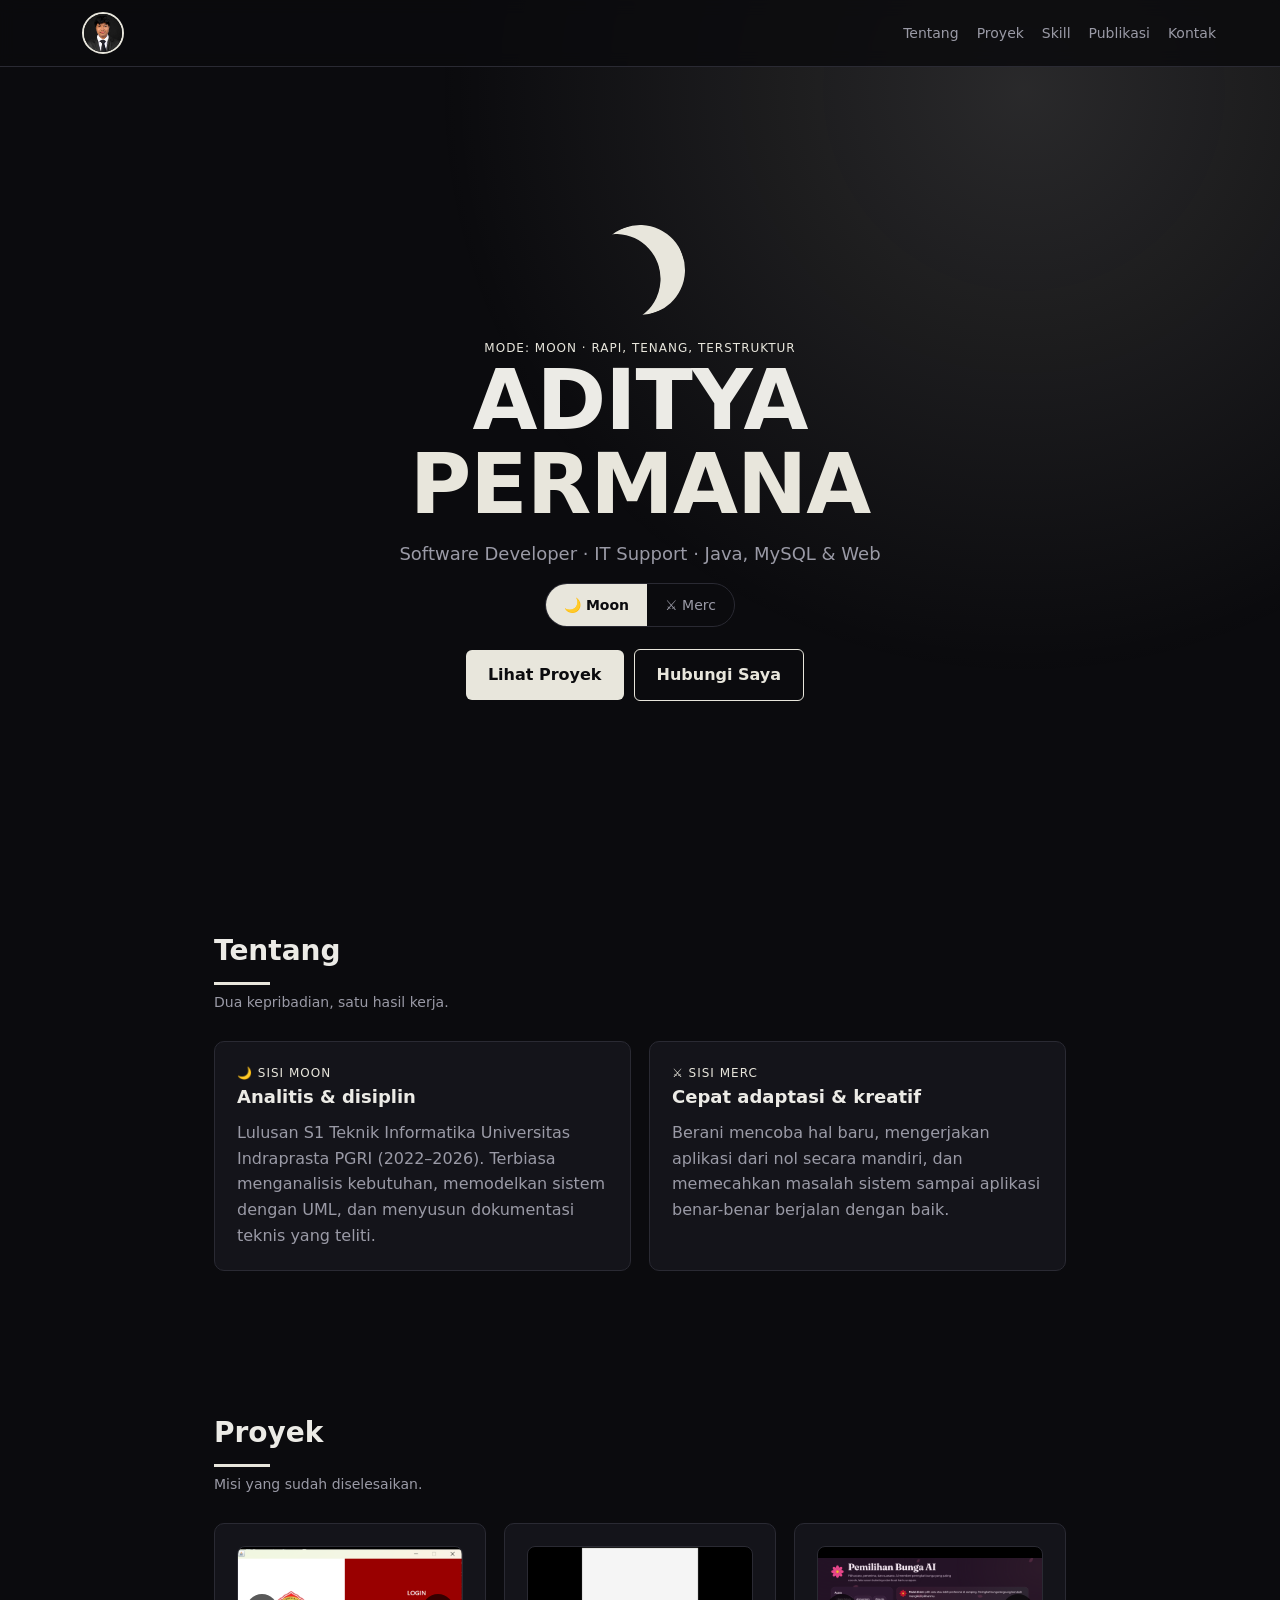
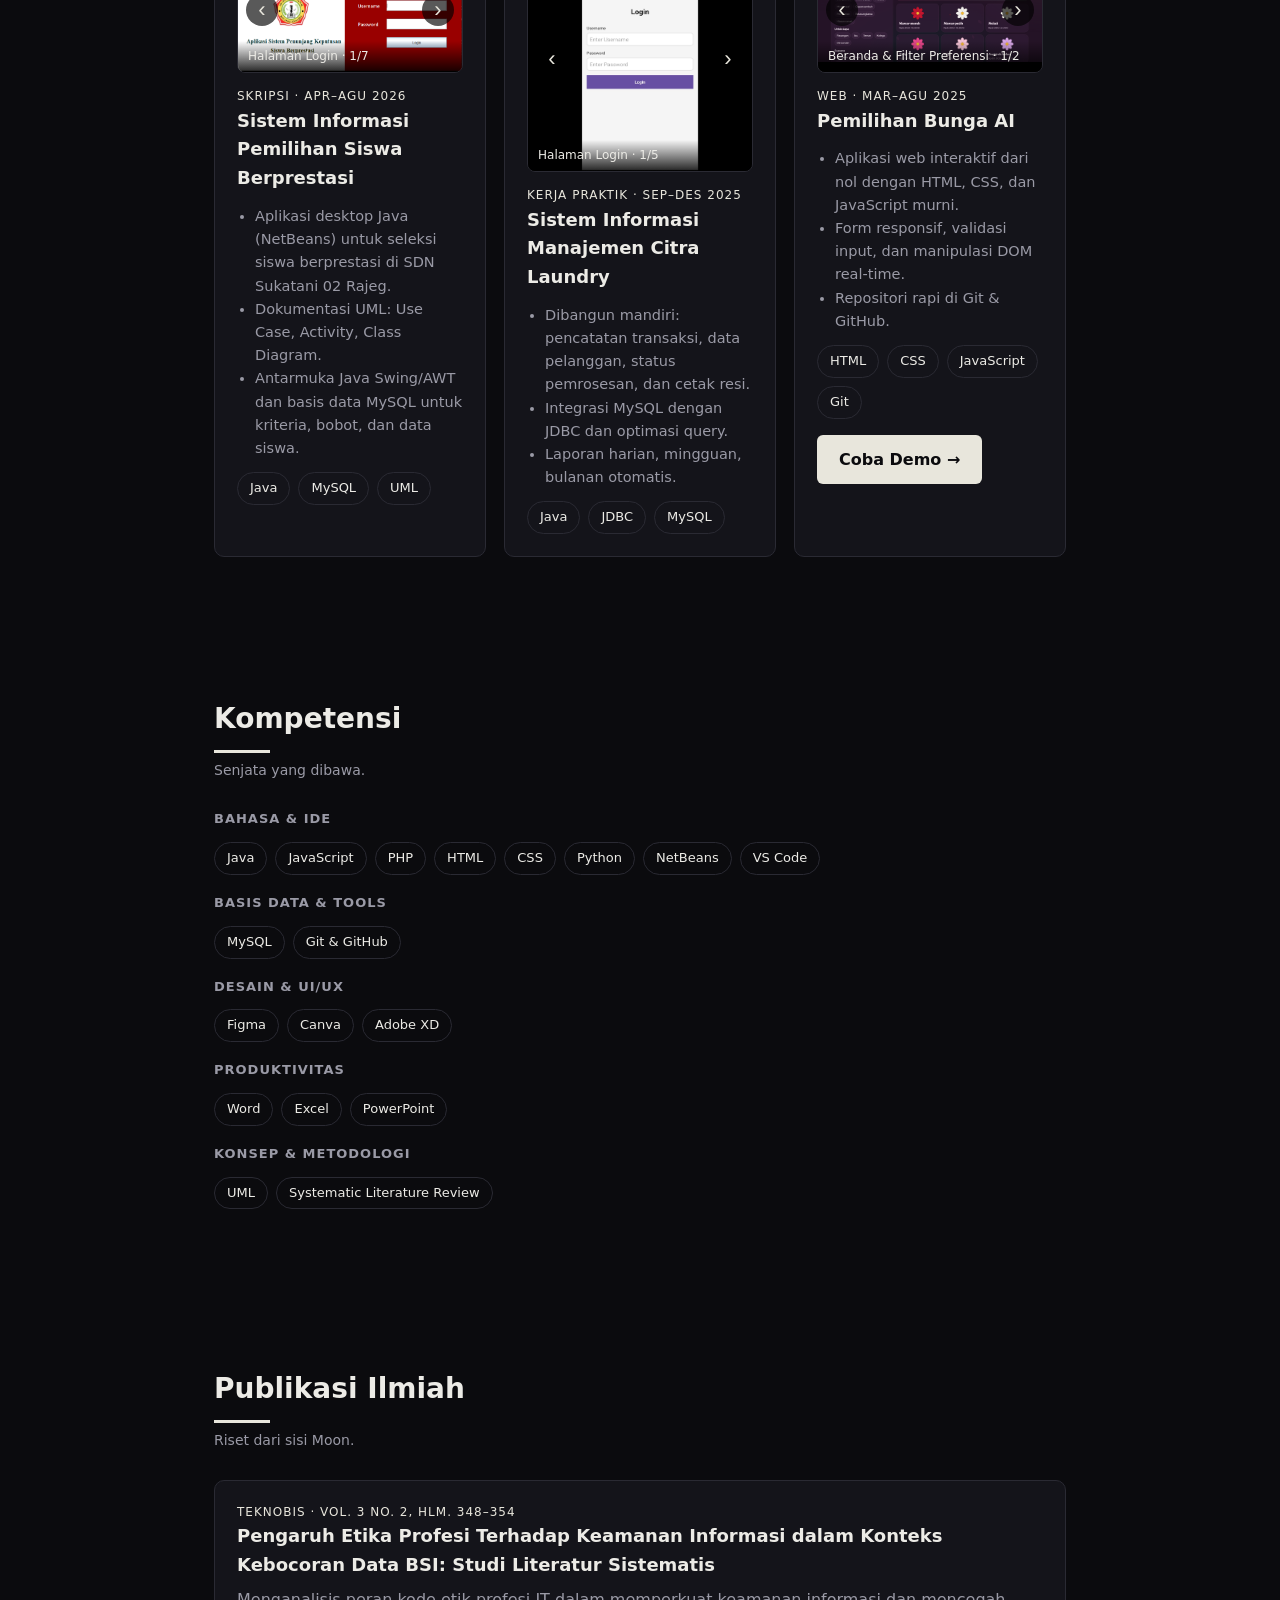
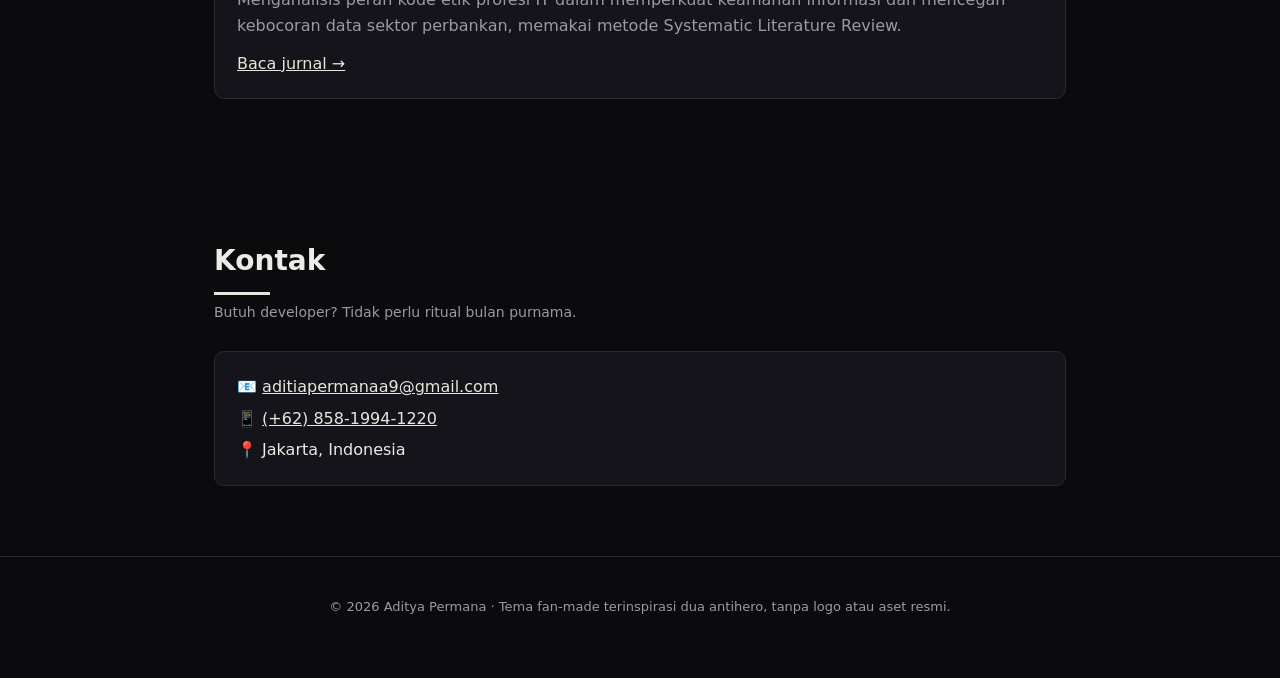
<file: index.html>
<!DOCTYPE html>
<html lang="id">
<head>
<meta charset="utf-8">
<meta name="viewport" content="width=device-width, initial-scale=1, viewport-fit=cover">
<title>Aditya Permana — Portofolio</title>
<link rel="stylesheet" href="style.css">
</head>
<body>
<nav><a class="logo" href="#" aria-label="Ke atas"><img src="images/foto-profil.png" alt="Aditya Permana"></a><div class="links"><a href="#tentang">Tentang</a><a href="#proyek">Proyek</a><a href="#skill">Skill</a><a href="#publikasi">Publikasi</a><a href="#kontak">Kontak</a></div></nav>

<section class="hero">
  <div class="moon"></div><svg class="swords" viewBox="0 0 100 100" aria-hidden="true"><defs><g id="sw"><polygon points="50,2 55,14 55,62 45,62 45,14" class="bl"/><rect x="36" y="62" width="28" height="5" rx="2" class="hd"/><rect x="47" y="67" width="6" height="22" class="hd"/><circle cx="50" cy="92" r="3.5" class="hd"/></g></defs><use href="#sw" transform="rotate(45 50 50)"/><use href="#sw" transform="rotate(-45 50 50)"/></svg>
  <div class="tag" id="tagline">Mode: Moon · Rapi, tenang, terstruktur</div>
  <h1>ADITYA<br><span>PERMANA</span></h1>
  <p class="role">Software Developer · IT Support · Java, MySQL &amp; Web</p>
  <div class="switch" role="group" aria-label="Pilih mode">
    <button id="bm" class="on">🌙 Moon</button>
    <button id="bd">⚔️ Merc</button>
  </div>
  <div><a class="btn" href="#proyek">Lihat Proyek</a><a class="btn o" href="#kontak">Hubungi Saya</a></div>
</section>

<section id="tentang">
  <h2>Tentang</h2>
  <p class="sub">Dua kepribadian, satu hasil kerja.</p>
  <div class="grid">
    <div class="card"><div class="tag">🌙 Sisi Moon</div><h3>Analitis &amp; disiplin</h3><p style="color:var(--mute);margin:8px 0 0">Lulusan S1 Teknik Informatika Universitas Indraprasta PGRI (2022–2026). Terbiasa menganalisis kebutuhan, memodelkan sistem dengan UML, dan menyusun dokumentasi teknis yang teliti.</p></div>
    <div class="card"><div class="tag">⚔️ Sisi Merc</div><h3>Cepat adaptasi &amp; kreatif</h3><p style="color:var(--mute);margin:8px 0 0">Berani mencoba hal baru, mengerjakan aplikasi dari nol secara mandiri, dan memecahkan masalah sistem sampai aplikasi benar-benar berjalan dengan baik.</p></div>
  </div>
</section>

<section id="proyek">
  <h2>Proyek</h2>
  <p class="sub">Misi yang sudah diselesaikan.</p>
  <div class="grid">
    <div class="card"><div class="slider" data-gallery="skripsi"><img src="images/skripsi-1-login.png" alt=""><button class="nav prev" aria-label="Sebelumnya">&#8249;</button><button class="nav next" aria-label="Berikutnya">&#8250;</button><div class="cap"></div></div><div class="tag">Skripsi · Apr–Agu 2026</div><h3>Sistem Informasi Pemilihan Siswa Berprestasi</h3>
      <ul><li>Aplikasi desktop Java (NetBeans) untuk seleksi siswa berprestasi di SDN Sukatani 02 Rajeg.</li><li>Dokumentasi UML: Use Case, Activity, Class Diagram.</li><li>Antarmuka Java Swing/AWT dan basis data MySQL untuk kriteria, bobot, dan data siswa.</li></ul>
      <div class="chips"><b>Java</b><b>MySQL</b><b>UML</b></div></div>
    <div class="card"><div class="slider portrait" data-gallery="laundry"><img src="images/laundry-1-login.png" alt=""><button class="nav prev" aria-label="Sebelumnya">&#8249;</button><button class="nav next" aria-label="Berikutnya">&#8250;</button><div class="cap"></div></div><div class="tag">Kerja Praktik · Sep–Des 2025</div><h3>Sistem Informasi Manajemen Citra Laundry</h3>
      <ul><li>Dibangun mandiri: pencatatan transaksi, data pelanggan, status pemrosesan, dan cetak resi.</li><li>Integrasi MySQL dengan JDBC dan optimasi query.</li><li>Laporan harian, mingguan, bulanan otomatis.</li></ul>
      <div class="chips"><b>Java</b><b>JDBC</b><b>MySQL</b></div></div>
    <div class="card"><div class="slider" data-gallery="bunga"><img src="images/bunga-1-beranda.png" alt=""><button class="nav prev" aria-label="Sebelumnya">&#8249;</button><button class="nav next" aria-label="Berikutnya">&#8250;</button><div class="cap"></div></div><div class="tag">Web · Mar–Agu 2025</div><h3>Pemilihan Bunga AI</h3>
      <ul><li>Aplikasi web interaktif dari nol dengan HTML, CSS, dan JavaScript murni.</li><li>Form responsif, validasi input, dan manipulasi DOM real-time.</li><li>Repositori rapi di Git &amp; GitHub.</li></ul>
      <div class="chips"><b>HTML</b><b>CSS</b><b>JavaScript</b><b>Git</b></div><p style="margin:16px 0 0"><a class="btn" href="ai-bunga/pemilihan-bunga-ai.html" target="_blank" rel="noopener">Coba Demo &rarr;</a></p></div>
  </div>
</section>

<section id="skill">
  <h2>Kompetensi</h2>
  <p class="sub">Senjata yang dibawa.</p>
  <div class="sk"><h4>Bahasa &amp; IDE</h4><div class="chips"><b>Java</b><b>JavaScript</b><b>PHP</b><b>HTML</b><b>CSS</b><b>Python</b><b>NetBeans</b><b>VS Code</b></div></div>
  <div class="sk"><h4>Basis Data &amp; Tools</h4><div class="chips"><b>MySQL</b><b>Git &amp; GitHub</b></div></div>
  <div class="sk"><h4>Desain &amp; UI/UX</h4><div class="chips"><b>Figma</b><b>Canva</b><b>Adobe XD</b></div></div>
  <div class="sk"><h4>Produktivitas</h4><div class="chips"><b>Word</b><b>Excel</b><b>PowerPoint</b></div></div>
  <div class="sk"><h4>Konsep &amp; Metodologi</h4><div class="chips"><b>UML</b><b>Systematic Literature Review</b></div></div>
</section>

<section id="publikasi">
  <h2>Publikasi Ilmiah</h2>
  <p class="sub">Riset dari sisi Moon.</p>
  <div class="card"><div class="tag">TEKNOBIS · Vol. 3 No. 2, hlm. 348–354</div>
    <h3>Pengaruh Etika Profesi Terhadap Keamanan Informasi dalam Konteks Kebocoran Data BSI: Studi Literatur Sistematis</h3>
    <p style="color:var(--mute);margin:8px 0 0">Menganalisis peran kode etik profesi IT dalam memperkuat keamanan informasi dan mencegah kebocoran data sektor perbankan, memakai metode Systematic Literature Review.</p>
    <p style="margin:12px 0 0"><a class="l" href="https://jurnalmahasiswa.com/index.php/teknobis/article/view/3103" target="_blank" rel="noopener">Baca jurnal →</a></p></div>
</section>

<section id="kontak">
  <h2>Kontak</h2>
  <p class="sub">Butuh developer? Tidak perlu ritual bulan purnama.</p>
  <div class="card">
    <p style="margin:0 0 6px">📧 <a class="l" href="mailto:aditiapermanaa9@gmail.com">aditiapermanaa9@gmail.com</a></p>
    <p style="margin:0 0 6px">📱 <a class="l" href="tel:+628581994220">(+62) 858-1994-1220</a></p>
    <p style="margin:0">📍 Jakarta, Indonesia</p>
  </div>
</section>

<footer>© 2026 Aditya Permana · Tema fan-made terinspirasi dua antihero, tanpa logo atau aset resmi.</footer>

<script src="script.js"></script>
</body>
</html>
</file>
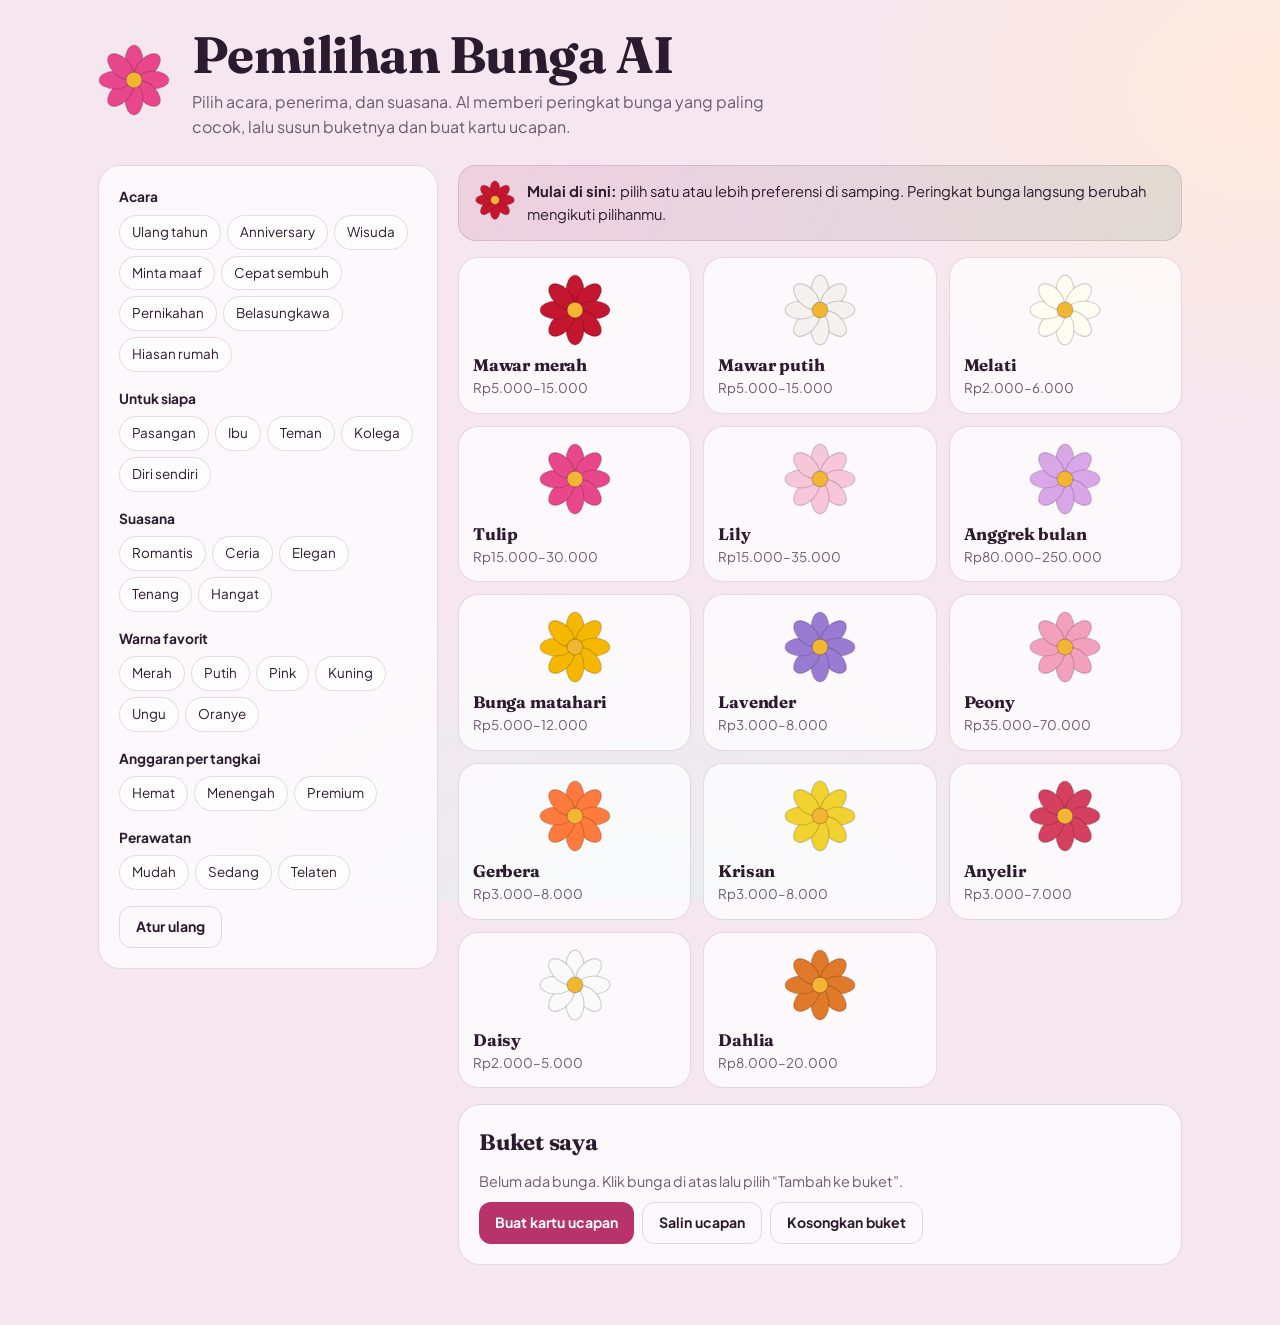
<file: ai-bunga/pemilihan-bunga-ai.html>
<!DOCTYPE html>
<html lang="id">
<head>
<meta charset="utf-8">
<meta name="viewport" content="width=device-width, initial-scale=1, viewport-fit=cover">
<title>Pemilihan Bunga AI</title>
<link rel="preconnect" href="https://fonts.googleapis.com">
<link href="https://fonts.googleapis.com/css2?family=Fraunces:opsz,wght@9..144,500;9..144,700&family=Plus+Jakarta+Sans:wght@400;500;700&display=swap" rel="stylesheet">
<link rel="stylesheet" href="bunga-style.css">
</head>
<body>
<div class="petals" id="petals" aria-hidden="true"></div>
<div class="wrap">
  <header>
    <div id="logo"></div>
    <div>
      <h1>Pemilihan Bunga AI</h1>
      <p>Pilih acara, penerima, dan suasana. AI memberi peringkat bunga yang paling cocok, lalu susun buketnya dan buat kartu ucapan.</p>
    </div>
  </header>

  <div class="grid">
    <aside class="card side" aria-label="Preferensi">
      <div class="group"><b>Acara</b><div class="chips" data-k="o"></div></div>
      <div class="group"><b>Untuk siapa</b><div class="chips" data-k="r"></div></div>
      <div class="group"><b>Suasana</b><div class="chips" data-k="m"></div></div>
      <div class="group"><b>Warna favorit</b><div class="chips" data-k="col"></div></div>
      <div class="group"><b>Anggaran per tangkai</b><div class="chips" data-k="b"></div></div>
      <div class="group"><b>Perawatan</b><div class="chips" data-k="k"></div></div>
      <button class="btn ghost" id="reset">Atur ulang</button>
    </aside>

    <main>
      <div class="insight" id="insight"></div>
      <div class="list" id="list" aria-live="polite"></div>

      <section class="card detail" id="detail" aria-label="Detail bunga"></section>

      <section class="card bq" aria-label="Buket saya">
        <h2 style="font-size:1.4rem">Buket saya</h2>
        <div class="bq-items" id="bqItems"></div>
        <div class="row">
          <button class="btn" id="mk">Buat kartu ucapan</button>
          <button class="btn ghost" id="cp">Salin ucapan</button>
          <button class="btn ghost" id="clr">Kosongkan buket</button>
        </div>
        <div class="msg" id="msg"></div>
      </section>
    </main>
  </div>
</div>
<div class="toast" id="toast"></div>

<script src="bunga-script.js"></script>
</body>
</html>
</file>
<file: style.css>
:root{--bg:#0b0b0e;--card:#14141a;--line:#2a2a33;--text:#ecebe6;--mute:#9a9aa6;--acc:#e8e6dc;--acc2:#c8102e;color-scheme:dark;box-sizing:border-box;padding-top:env(safe-area-inset-top,0px);padding-bottom:env(safe-area-inset-bottom,0px)}
:root[data-mode="merc"]{--acc:#c8102e;--acc2:#e8e6dc}
*{box-sizing:border-box}
html{scroll-behavior:smooth;scroll-padding-top:70px}
body{margin:0;background:var(--bg);color:var(--text);font:16px/1.6 "Segoe UI",system-ui,-apple-system,Arial,sans-serif;transition:.4s}
body::before{content:"";position:fixed;inset:0;pointer-events:none;background:radial-gradient(circle at 80% 10%,color-mix(in srgb,var(--acc) 14%,transparent),transparent 45%);transition:.4s}
nav{position:sticky;top:env(safe-area-inset-top,0px);z-index:5;display:flex;justify-content:space-between;align-items:center;padding:12px 5vw;background:rgba(11,11,14,.85);backdrop-filter:blur(8px);border-bottom:1px solid var(--line)}
nav a{color:var(--mute);text-decoration:none;margin-left:18px;font-size:14px}
nav a:hover{color:var(--acc)}
.logo{font-weight:800;letter-spacing:2px;color:var(--acc)}
.links{display:flex;overflow-x:auto}
section{position:relative;max-width:980px;margin:auto;padding:70px 5vw}
.hero{min-height:88vh;display:flex;flex-direction:column;justify-content:center}
.moon{width:90px;height:90px;border-radius:50%;box-shadow:inset -26px 0 0 0 var(--acc);transform:rotate(-20deg);margin-bottom:24px;transition:.4s}
h1{font-size:clamp(40px,9vw,84px);line-height:1;margin:0;font-weight:900;letter-spacing:-1px}
h1 span{color:var(--acc)}
.role{color:var(--mute);margin:14px 0 6px;font-size:18px}
.switch{display:inline-flex;border:1px solid var(--line);border-radius:999px;overflow:hidden;margin:6px 0 22px}
.switch button{background:none;border:0;color:var(--mute);padding:10px 18px;cursor:pointer;font:inherit;font-size:14px}
.switch button.on{background:var(--acc);color:#0b0b0e;font-weight:700}
.btn{display:inline-block;padding:12px 22px;background:var(--acc);color:#0b0b0e;text-decoration:none;font-weight:700;border-radius:6px;margin-right:10px}
.btn.o{background:none;color:var(--acc);border:1px solid var(--acc)}
h2{font-size:28px;margin:0 0 6px}
h2::after{content:"";display:block;width:56px;height:3px;background:var(--acc);margin-top:8px;transition:.4s}
.sub{color:var(--mute);margin:0 0 28px;font-size:14px}
.grid{display:grid;grid-template-columns:repeat(auto-fit,minmax(270px,1fr));gap:18px}
.card{background:var(--card);border:1px solid var(--line);border-radius:10px;padding:22px;transition:.25s}
.card:hover{transform:translateY(-4px);border-color:var(--acc)}
.card h3{margin:0 0 4px;font-size:18px}
.tag{font-size:12px;color:var(--acc);letter-spacing:1px;text-transform:uppercase}
.card ul{padding-left:18px;margin:12px 0 0;color:var(--mute);font-size:14.5px}
.chips{display:flex;flex-wrap:wrap;gap:8px;margin-top:12px}
.chips b{font-weight:500;font-size:13px;padding:5px 12px;border:1px solid var(--line);border-radius:999px;color:var(--text)}
.chips b:hover{border-color:var(--acc);color:var(--acc)}
.sk{margin-bottom:18px}
.sk h4{margin:0;color:var(--mute);font-size:13px;font-weight:600;letter-spacing:1px;text-transform:uppercase}
a.l{color:var(--acc)}
footer{text-align:center;color:var(--mute);font-size:13px;padding:40px 5vw 60px;border-top:1px solid var(--line)}
@media(max-width:600px){nav a{margin-left:12px}.links{max-width:70%}}

.slider{position:relative;aspect-ratio:16/9;background:#000;border:1px solid var(--line);border-radius:8px;overflow:hidden;margin-bottom:14px}
.slider img{width:100%;height:100%;object-fit:contain;display:block}
.nav{position:absolute;top:50%;transform:translateY(-50%);width:32px;height:32px;border-radius:50%;border:0;background:rgba(0,0,0,.65);color:var(--acc);font-size:22px;line-height:1;cursor:pointer}
.nav:hover{background:var(--acc);color:#0b0b0e}
.prev{left:8px}.next{right:8px}
.cap{position:absolute;left:0;right:0;bottom:0;padding:6px 10px;font-size:12px;background:linear-gradient(transparent,rgba(0,0,0,.85));color:var(--text)}
.slider.portrait{aspect-ratio:1/1}

/* Hero rata tengah */
.hero{align-items:center;text-align:center}
.hero .hero .btn{margin:4px 5px}
.hero .switch{margin:8px 0 22px}

/* Mode Merc: bulan diganti pedang */
.swords{display:none;width:96px;height:96px;margin-bottom:24px;overflow:visible;filter:drop-shadow(0 0 5px #c8102e) drop-shadow(0 0 16px rgba(200,16,46,.75))}
.swords .bl{fill:var(--acc2)}
.swords .hd{fill:var(--acc)}
.swords .bl,.swords .hd{stroke:#c8102e;stroke-width:4.5;stroke-linejoin:round;paint-order:stroke}
:root[data-mode="merc"] .moon{display:none}
:root[data-mode="merc"] .swords{display:block}

.logo img{width:42px;height:42px;border-radius:50%;object-fit:cover;border:2px solid var(--acc);display:block;transition:.4s}
</file>
<file: ai-bunga/bunga-style.css>
:root{
  --bg1:#f6e6f0;--bg2:#fde9dc;--bg3:#e4eef0;
  --ink:#2c1b2e;--mute:#6d5a70;--card:rgba(255,255,255,.72);--line:rgba(120,70,110,.18);
  --acc:#b8336a;--acc-ink:#fff;--sage:#4d8a74;--chip:rgba(255,255,255,.65);--chip-on:#b8336a;
  box-sizing:border-box;padding-top:env(safe-area-inset-top,0px);padding-bottom:env(safe-area-inset-bottom,0px);
}
@media (prefers-color-scheme:dark){:root:not([data-theme="light"]){
  --bg1:#241326;--bg2:#2d1a2a;--bg3:#12242a;--ink:#f6e9f3;--mute:#c3aec3;--card:rgba(48,28,52,.72);--line:rgba(255,200,235,.16);
  --acc:#ec6fa3;--acc-ink:#2a0f1d;--sage:#7cc4aa;--chip:rgba(60,36,64,.7);--chip-on:#ec6fa3;color-scheme:dark}}
:root[data-theme="dark"]{--bg1:#241326;--bg2:#2d1a2a;--bg3:#12242a;--ink:#f6e9f3;--mute:#c3aec3;--card:rgba(48,28,52,.72);--line:rgba(255,200,235,.16);--acc:#ec6fa3;--acc-ink:#2a0f1d;--sage:#7cc4aa;--chip:rgba(60,36,64,.7);--chip-on:#ec6fa3;color-scheme:dark}
html{scroll-padding-top:env(safe-area-inset-top,0px)}
*{box-sizing:border-box}
body{margin:0;font-family:"Plus Jakarta Sans",system-ui,sans-serif;color:var(--ink);line-height:1.55;min-height:100vh;
  background:radial-gradient(900px 600px at 10% -10%,var(--bg1),transparent 60%),radial-gradient(800px 600px at 100% 10%,var(--bg2),transparent 60%),radial-gradient(900px 700px at 50% 110%,var(--bg3),transparent 60%),var(--bg1);
  background-attachment:fixed}
h1,h2,h3{font-family:Fraunces,Georgia,serif;margin:0;letter-spacing:-.01em}
.petals{position:fixed;inset:0;pointer-events:none;overflow:hidden;z-index:0}
.petals i{position:absolute;top:-40px;width:14px;height:20px;border-radius:70% 0 70% 0;background:var(--acc);opacity:.18;animation:fall linear infinite}
@keyframes fall{to{transform:translateY(110vh) rotate(540deg)}}
@media (prefers-reduced-motion:reduce){.petals{display:none}}
.wrap{position:relative;z-index:1;max-width:1120px;margin:0 auto;padding:28px 18px 60px}
header{display:flex;gap:22px;align-items:center;flex-wrap:wrap;margin-bottom:26px}
header svg{flex:none}
header h1{font-size:clamp(2rem,5vw,3.2rem);line-height:1.05}
header p{margin:8px 0 0;color:var(--mute);max-width:52ch}
.grid{display:grid;grid-template-columns:340px 1fr;gap:20px;align-items:start}
@media (max-width:860px){.grid{grid-template-columns:1fr}}
.card{background:var(--card);border:1px solid var(--line);border-radius:22px;padding:20px;backdrop-filter:blur(14px);-webkit-backdrop-filter:blur(14px)}
.side{position:sticky;top:12px}
@media (max-width:860px){.side{position:static}}
.group{margin-bottom:16px}
.group>b{display:block;font-size:.86rem;margin-bottom:7px}
.chips{display:flex;flex-wrap:wrap;gap:6px}
.chip{border:1px solid var(--line);background:var(--chip);color:var(--ink);padding:6px 12px;border-radius:99px;font:inherit;font-size:.84rem;cursor:pointer;transition:.15s}
.chip:hover{border-color:var(--acc)}
.chip[aria-pressed="true"]{background:var(--chip-on);color:var(--acc-ink);border-color:var(--chip-on);font-weight:700}
.chip:focus-visible,.btn:focus-visible,.fl:focus-visible{outline:3px solid var(--sage);outline-offset:2px}
.btn{border:0;background:var(--acc);color:var(--acc-ink);padding:9px 16px;border-radius:12px;font:inherit;font-weight:700;font-size:.88rem;cursor:pointer}
.btn.ghost{background:transparent;color:var(--ink);border:1px solid var(--line)}
.insight{display:flex;gap:12px;align-items:flex-start;background:linear-gradient(120deg,rgba(184,51,106,.12),rgba(77,138,116,.14));border:1px solid var(--line);border-radius:18px;padding:14px 16px;margin-bottom:16px;font-size:.92rem}
.insight svg{flex:none}
.list{display:grid;grid-template-columns:repeat(auto-fill,minmax(190px,1fr));gap:12px}
.fl{all:unset;box-sizing:border-box;cursor:pointer;display:block;background:var(--card);border:1px solid var(--line);border-radius:20px;padding:14px;position:relative;transition:transform .15s,border-color .15s}
.fl:hover{transform:translateY(-3px);border-color:var(--acc)}
.fl.sel{border-color:var(--acc);box-shadow:0 0 0 2px var(--acc) inset}
.fl .top{display:flex;justify-content:center;margin:2px 0 6px}
.fl h3{font-size:1.05rem}
.fl small{color:var(--mute);display:block}
.score{position:absolute;top:10px;right:10px;font-size:.74rem;font-weight:700;background:var(--sage);color:#fff;border-radius:99px;padding:2px 9px}
.bar{height:5px;border-radius:9px;background:var(--line);margin-top:9px;overflow:hidden}
.bar span{display:block;height:100%;background:linear-gradient(90deg,var(--acc),var(--sage));transition:width .4s}
.detail{margin-top:16px;display:none;gap:18px;align-items:flex-start;flex-wrap:wrap}
.detail.on{display:flex}
.detail .txt{flex:1;min-width:230px}
.detail h2{font-size:1.6rem}
.kv{margin:10px 0 0;padding:0;list-style:none;font-size:.9rem}
.kv li{padding:7px 0;border-top:1px solid var(--line)}
.kv b{color:var(--acc)}
.why{display:flex;flex-wrap:wrap;gap:6px;margin:8px 0}
.why span{font-size:.76rem;background:rgba(77,138,116,.18);border-radius:99px;padding:2px 10px}
.bq{margin-top:16px}
.bq-items{display:flex;flex-wrap:wrap;gap:8px;margin:10px 0}
.bq-item{display:flex;align-items:center;gap:6px;background:var(--chip);border:1px solid var(--line);border-radius:99px;padding:4px 6px 4px 10px;font-size:.84rem}
.bq-item button{all:unset;cursor:pointer;width:20px;height:20px;border-radius:50%;text-align:center;background:var(--line);line-height:20px}
.empty{color:var(--mute);font-size:.9rem}
.msg{margin-top:12px;background:var(--chip);border:1px dashed var(--acc);border-radius:16px;padding:14px 16px;font-family:Fraunces,Georgia,serif;font-size:1.05rem;display:none}
.msg.on{display:block}
.row{display:flex;gap:8px;flex-wrap:wrap;margin-top:10px}
.toast{position:fixed;left:50%;bottom:calc(20px + env(safe-area-inset-bottom,0px));transform:translateX(-50%);background:var(--ink);color:var(--bg1);padding:8px 16px;border-radius:99px;font-size:.84rem;opacity:0;transition:.25s;pointer-events:none;z-index:5}
.toast.on{opacity:1}
</file>
